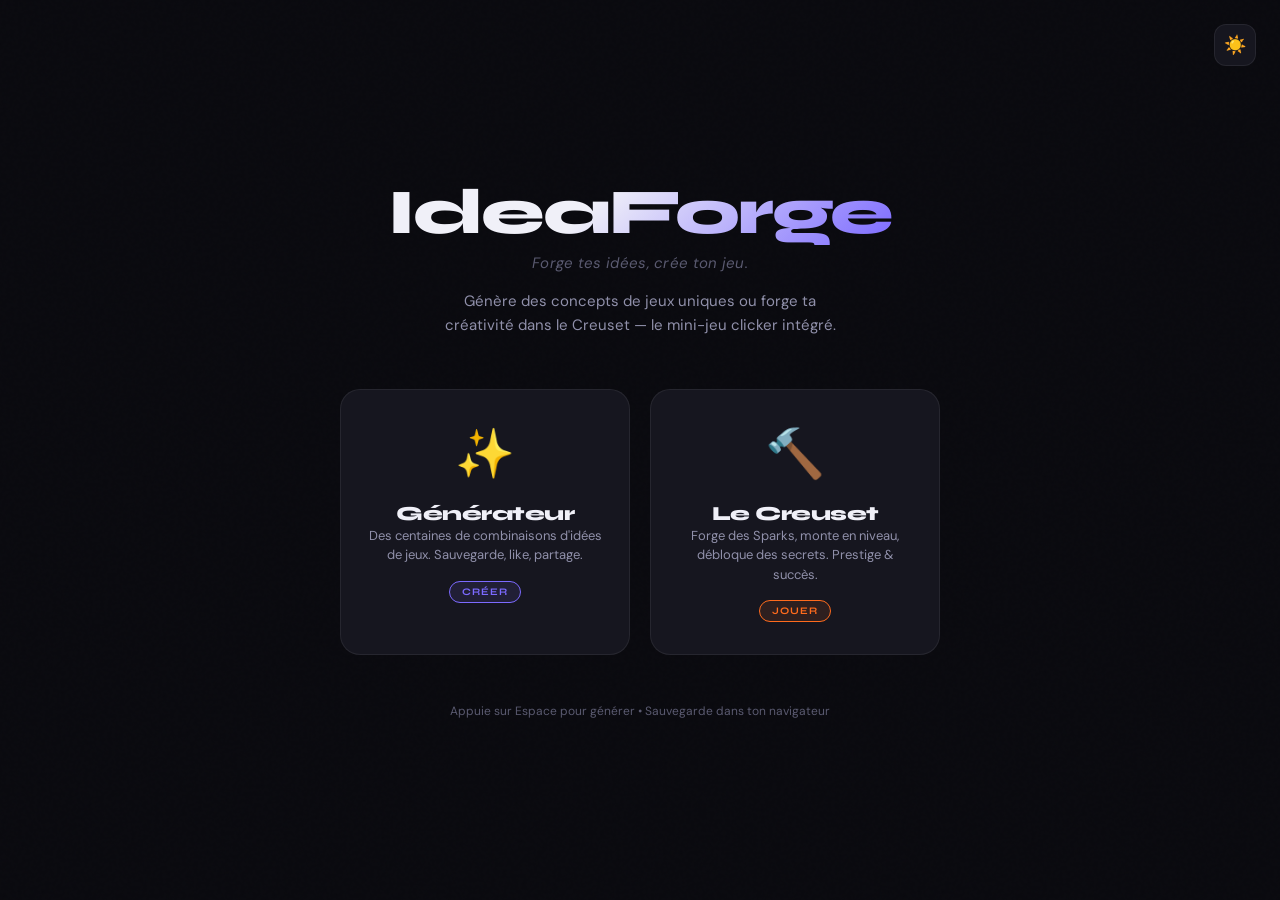
<file: index.html>
<!DOCTYPE html>
<html lang="fr" data-theme="dark">
<head>
  <meta charset="UTF-8">
  <meta name="viewport" content="width=device-width, initial-scale=1.0">
  <title>IdeaForge — Forge tes idées, crée ton jeu.</title>
  <link rel="stylesheet" href="style.css">
  <style>
    .home-wrap {
      min-height: 100vh;
      display: flex;
      flex-direction: column;
      align-items: center;
      justify-content: center;
      padding: 40px 20px;
      position: relative;
      z-index: 1;
    }

    .home-logo {
      text-align: center;
      margin-bottom: 16px;
    }

    .home-logo .logo-title {
      font-size: clamp(38px, 8vw, 64px);
      letter-spacing: -2px;
    }

    .home-logo .logo-slogan {
      font-size: 15px;
      margin-top: 6px;
      display: block;
    }

    .home-subtitle {
      color: var(--text2);
      font-size: 15px;
      text-align: center;
      max-width: 420px;
      line-height: 1.6;
      margin-bottom: 52px;
    }

    .mode-grid {
      display: grid;
      grid-template-columns: 1fr 1fr;
      gap: 20px;
      width: 100%;
      max-width: 600px;
    }

    .mode-card {
      background: var(--surface);
      border: 1px solid var(--border);
      border-radius: 20px;
      padding: 32px 24px;
      cursor: pointer;
      text-decoration: none;
      display: flex;
      flex-direction: column;
      align-items: center;
      gap: 16px;
      text-align: center;
      transition: all 0.3s cubic-bezier(0.34, 1.56, 0.64, 1);
      position: relative;
      overflow: hidden;
    }

    .mode-card::before {
      content: '';
      position: absolute;
      inset: 0;
      opacity: 0;
      transition: opacity 0.3s ease;
      border-radius: inherit;
    }

    .mode-card.generator::before {
      background: linear-gradient(135deg, rgba(124,106,255,0.08), rgba(255,107,157,0.08));
    }

    .mode-card.clicker::before {
      background: linear-gradient(135deg, rgba(255,107,29,0.08), rgba(255,200,50,0.08));
    }

    .mode-card:hover::before { opacity: 1; }

    .mode-card:hover {
      transform: translateY(-6px) scale(1.02);
      box-shadow: var(--shadow);
    }

    .mode-card.generator:hover {
      border-color: var(--accent);
      box-shadow: 0 12px 48px rgba(124,106,255,0.2);
    }

    .mode-card.clicker:hover {
      border-color: #ff6b1d;
      box-shadow: 0 12px 48px rgba(255,107,29,0.2);
    }

    .mode-icon {
      font-size: 48px;
      display: block;
      animation: float 3s ease-in-out infinite;
    }

    .mode-card.clicker .mode-icon {
      animation-delay: -1.5s;
    }

    .mode-title {
      font-family: 'Syne', sans-serif;
      font-size: 20px;
      font-weight: 800;
      letter-spacing: -0.5px;
      color: var(--text);
    }

    .mode-desc {
      font-size: 13px;
      color: var(--text2);
      line-height: 1.5;
    }

    .mode-badge {
      font-family: 'Syne', sans-serif;
      font-size: 10px;
      font-weight: 700;
      letter-spacing: 1px;
      text-transform: uppercase;
      padding: 4px 12px;
      border-radius: 99px;
      border: 1px solid;
    }

    .mode-card.generator .mode-badge {
      background: rgba(124,106,255,0.1);
      color: var(--accent);
      border-color: var(--accent);
    }

    .mode-card.clicker .mode-badge {
      background: rgba(255,107,29,0.1);
      color: #ff6b1d;
      border-color: #ff6b1d;
    }

    .home-footer {
      margin-top: 48px;
      color: var(--text3);
      font-size: 12px;
      text-align: center;
    }

    .btn-icon-home {
      position: fixed;
      top: 24px;
      right: 24px;
      z-index: 10;
    }

    @media (max-width: 480px) {
      .mode-grid { grid-template-columns: 1fr; max-width: 320px; }
      .mode-card { padding: 24px 20px; flex-direction: row; text-align: left; gap: 16px; }
      .mode-icon { font-size: 36px; }
    }
  </style>
</head>
<body>
<div class="particles" id="particles" aria-hidden="true"></div>

<button class="btn-icon btn-icon-home" id="btn-theme" title="Changer le thème" aria-label="Thème">🌙</button>

<div class="home-wrap">
  <div class="home-logo logo">
    <span class="logo-title">IdeaForge</span>
    <span class="logo-slogan">Forge tes idées, crée ton jeu.</span>
  </div>

  <p class="home-subtitle">Génère des concepts de jeux uniques ou forge ta créativité dans le Creuset — le mini-jeu clicker intégré.</p>

  <div class="mode-grid">
    <a href="home.html" class="mode-card generator">
      <span class="mode-icon">✨</span>
      <div>
        <div class="mode-title">Générateur</div>
        <div class="mode-desc">Des centaines de combinaisons d'idées de jeux. Sauvegarde, like, partage.</div>
      </div>
      <span class="mode-badge">Créer</span>
    </a>

    <a href="clicker.html" class="mode-card clicker">
      <span class="mode-icon">🔨</span>
      <div>
        <div class="mode-title">Le Creuset</div>
        <div class="mode-desc">Forge des Sparks, monte en niveau, débloque des secrets. Prestige & succès.</div>
      </div>
      <span class="mode-badge">Jouer</span>
    </a>
  </div>

  <div class="home-footer">Appuie sur Espace pour générer • Sauvegarde dans ton navigateur</div>
</div>

<div class="toast-container" id="toast-container"></div>

<script>
(function() {
  function spawnParticles() {
    const c = document.getElementById('particles');
    for (let i = 0; i < 18; i++) {
      const p = document.createElement('div');
      p.className = 'particle';
      p.style.cssText = `left:${Math.random()*100}%;top:${Math.random()*100}%;--dur:${4+Math.random()*6}s;--delay:${Math.random()*8}s;opacity:0`;
      c.appendChild(p);
    }
  }
  function applyTheme(t) {
    document.documentElement.setAttribute('data-theme', t);
    const btn = document.getElementById('btn-theme');
    if (btn) btn.textContent = t === 'dark' ? '☀️' : '🌙';
  }
  const saved = localStorage.getItem('ideaforge_theme') || 'dark';
  applyTheme(saved);
  document.getElementById('btn-theme').addEventListener('click', () => {
    const cur = document.documentElement.getAttribute('data-theme');
    const next = cur === 'dark' ? 'light' : 'dark';
    localStorage.setItem('ideaforge_theme', next);
    applyTheme(next);
  });
  spawnParticles();
})();
</script>
</body>
</html>
</file>
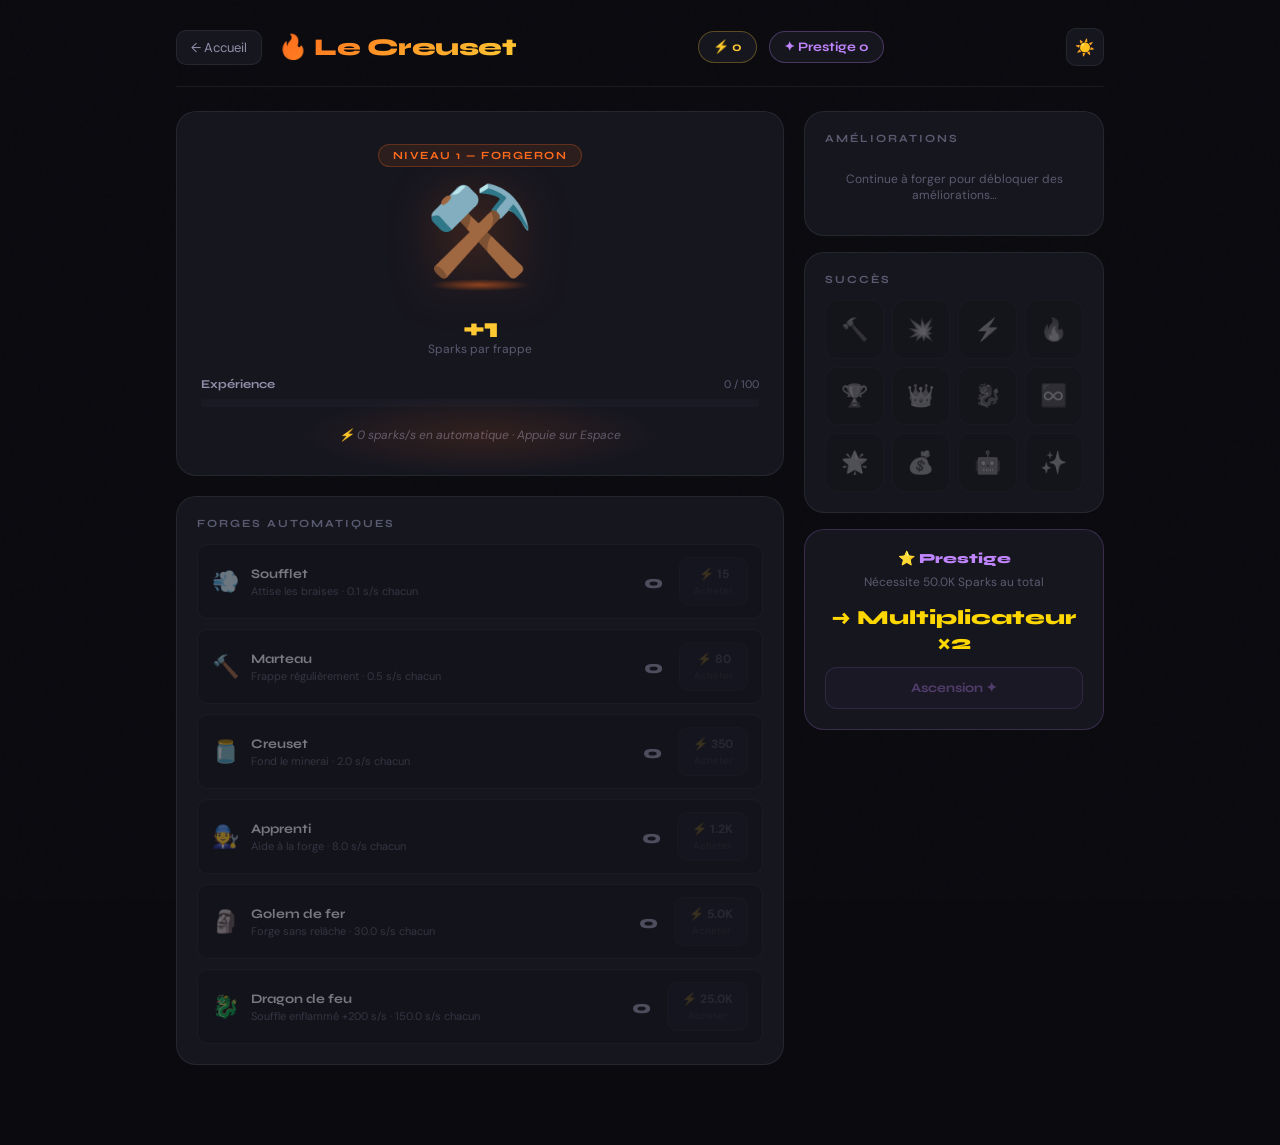
<file: clicker.html>
<!DOCTYPE html>
<html lang="fr" data-theme="dark">
<head>
  <meta charset="UTF-8">
  <meta name="viewport" content="width=device-width, initial-scale=1.0">
  <title>Le Creuset — IdeaForge Clicker</title>
  <link rel="stylesheet" href="style.css">
  <link rel="stylesheet" href="clicker.css">
</head>
<body>

<div class="particles" id="particles" aria-hidden="true"></div>

<div class="clicker-app">

  <!-- ── HEADER ─────────────────────────────── -->
  <header class="clicker-header">
    <div class="header-left">
      <a href="index.html" class="back-btn">← Accueil</a>
      <span class="clicker-title">🔥 Le Creuset</span>
    </div>
    <div class="header-stats">
      <div class="stat-pill sparks" id="stat-sparks">⚡ 0</div>
      <div class="stat-pill prestige" id="stat-prestige">✦ Prestige 0</div>
    </div>
    <button class="btn-icon" id="btn-theme" aria-label="Thème">☀️</button>
  </header>

  <!-- ── MAIN COLUMN ───────────────────────── -->
  <main class="main-col">

    <!-- FORGE / ANVIL -->
    <section class="forge-zone">
      <div class="forge-level-badge" id="forge-level">Niveau 1 — Forgeron</div>

      <button class="anvil-btn" id="anvil-btn" aria-label="Forger un Spark">
        <span class="anvil-emoji">⚒️</span>
        <div class="anvil-glow"></div>
      </button>

      <div style="text-align:center">
        <div class="spark-per-click" id="spark-per-click">+1</div>
        <div class="spark-label">Sparks par frappe</div>
      </div>

      <!-- XP BAR -->
      <div class="xp-section">
        <div class="xp-header">
          <span class="xp-label">Expérience</span>
          <span class="xp-numbers"><span id="xp-cur">0</span> / <span id="xp-max">100</span></span>
        </div>
        <div class="xp-bar-track">
          <div class="xp-bar-fill" id="xp-fill" style="width:0%"></div>
        </div>
      </div>

      <div class="forge-hint">⚡ <span id="sps-display">0 sparks/s</span> en automatique · Appuie sur Espace</div>
    </section>

    <!-- AUTO-GENERATORS -->
    <section class="auto-section">
      <div class="section-title">Forges automatiques</div>
      <div class="auto-list" id="auto-list">
        <!-- injected by JS -->
      </div>
    </section>

  </main>

  <!-- ── SIDE COLUMN ────────────────────────── -->
  <aside class="side-col">

    <!-- UPGRADES -->
    <div class="upgrades-panel">
      <div class="section-title">Améliorations</div>
      <div class="upgrade-list" id="upgrade-list">
        <!-- injected by JS -->
      </div>
    </div>

    <!-- ACHIEVEMENTS -->
    <div class="achievements-panel">
      <div class="section-title">Succès</div>
      <div class="achievement-grid" id="achievement-grid">
        <!-- injected by JS -->
      </div>
    </div>

    <!-- PRESTIGE -->
    <div class="prestige-panel" id="prestige-panel">
      <div class="prestige-title">⭐ Prestige</div>
      <div class="prestige-desc" id="prestige-need">Nécessite 50 000 Sparks au total</div>
      <div class="prestige-reward" id="prestige-next-mult">→ Multiplicateur ×2</div>
      <button class="btn-prestige" id="btn-prestige" disabled>
        Ascension ✦
      </button>
    </div>

  </aside>

</div>

<div class="toast-container" id="toast-container"></div>

<script src="clicker.js"></script>

</body>
</html>
</file>
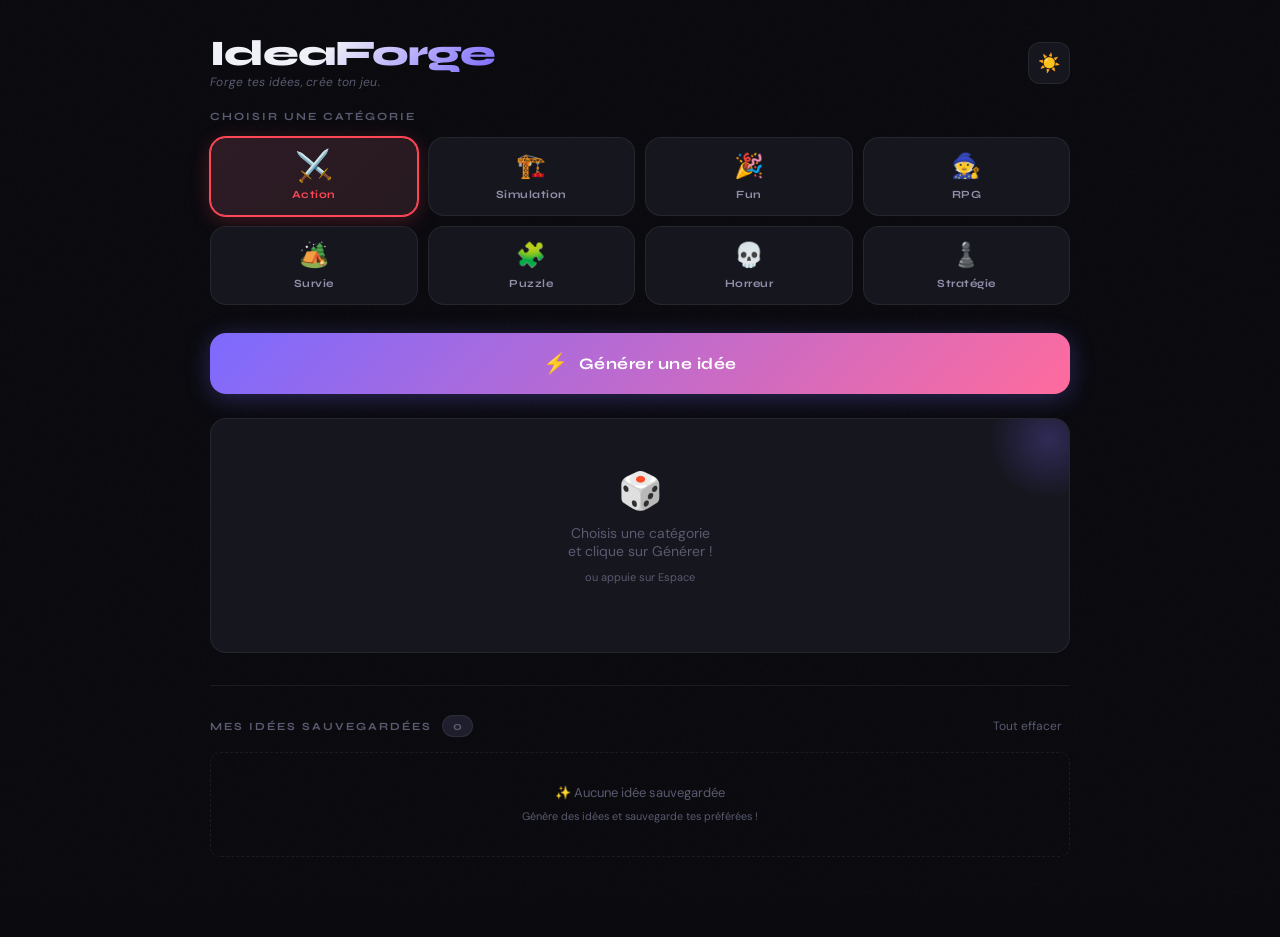
<file: home.html>
<!DOCTYPE html>
<html lang="fr" data-theme="dark">
<head>
  <meta charset="UTF-8">
  <meta name="viewport" content="width=device-width, initial-scale=1.0">
  <meta name="description" content="Génère des idées de jeux uniques et variées. Forge tes idées, crée ton jeu.">
  <title>IdeaForge — Générateur d'idées de jeux</title>
  <link rel="stylesheet" href="style.css">
</head>
<body>

<!-- Particle layer -->
<div class="particles" id="particles" aria-hidden="true"></div>

<!-- App wrapper -->
<div class="app">

  <!-- ── HEADER ─────────────────────────────── -->
  <header class="header">
    <div class="logo">
      <span class="logo-title">IdeaForge</span>
      <span class="logo-slogan">Forge tes idées, crée ton jeu.</span>
    </div>
    <div class="header-actions">
      <button class="btn-icon" id="btn-theme" title="Changer le thème" aria-label="Basculer thème">🌙</button>
    </div>
  </header>

  <!-- ── CATEGORIES ────────────────────────── -->
  <div class="section-label">Choisir une catégorie</div>
  <div class="categories" id="categories-grid" role="group" aria-label="Catégories de jeux">
    <!-- Injected by JS -->
  </div>

  <!-- ── GENERATE BUTTON ───────────────────── -->
  <div class="generate-zone">
    <button class="btn-generate" id="btn-generate" aria-label="Générer une idée">
      <span class="btn-inner">
        <span class="spark">⚡</span>
        Générer une idée
      </span>
    </button>
  </div>

  <!-- ── IDEA CARD ──────────────────────────── -->
  <div class="idea-card" id="idea-card" role="region" aria-label="Idée générée" aria-live="polite">
    <div id="idea-placeholder" class="idea-placeholder">
      <span class="idea-placeholder-icon">🎲</span>
      <p>Choisis une catégorie<br>et clique sur Générer !</p>
      <small style="color:var(--text3); font-size:11px;">ou appuie sur Espace</small>
    </div>
    <div id="idea-content" class="idea-content">
      <!-- Injected by JS -->
    </div>
    <div id="action-buttons" style="display:flex; gap:10px; flex-wrap:wrap;">
      <!-- Injected by JS -->
    </div>
  </div>

  <!-- ── SAVED IDEAS ────────────────────────── -->
  <section class="saved-section" aria-label="Idées sauvegardées">
    <hr class="divider">
    <div class="saved-header">
      <div style="display:flex; align-items:center; gap:10px;">
        <span class="section-label" style="margin-bottom:0">Mes idées sauvegardées</span>
        <span class="saved-count" id="saved-count">0</span>
      </div>
      <button class="btn-clear" id="btn-clear-saved" aria-label="Tout effacer">Tout effacer</button>
    </div>
    <div class="saved-list" id="saved-list" role="list">
      <!-- Injected by JS -->
    </div>
  </section>

</div>

<!-- Toast container -->
<div class="toast-container" id="toast-container" aria-live="assertive" aria-atomic="true"></div>

<!-- Scripts -->
<script src="data.js"></script>
<script src="app.js"></script>

</body>
</html>
</file>
<file: style.css>
/* ═══════════════════════════════════════════════
   IDEAFORGE — STYLES
   ═══════════════════════════════════════════════ */

@import url('https://fonts.googleapis.com/css2?family=Syne:wght@400;600;700;800&family=DM+Sans:ital,opsz,wght@0,9..40,300;0,9..40,400;0,9..40,500;1,9..40,300&display=swap');

/* ── RESET & BASE ─────────────────────────────── */
*, *::before, *::after { box-sizing: border-box; margin: 0; padding: 0; }

:root {
  --bg: #0a0a0f;
  --bg2: #111118;
  --bg3: #1a1a25;
  --surface: #16161f;
  --surface2: #1e1e2c;
  --border: rgba(255,255,255,0.07);
  --text: #f0f0f8;
  --text2: #9090aa;
  --text3: #5a5a70;
  --accent: #7c6aff;
  --accent2: #ff6b9d;
  --accent-glow: rgba(124,106,255,0.25);
  --radius: 16px;
  --radius-sm: 10px;
  --shadow: 0 8px 32px rgba(0,0,0,0.4);
  --transition: all 0.25s cubic-bezier(0.4, 0, 0.2, 1);
}

[data-theme="light"] {
  --bg: #f2f2fa;
  --bg2: #e8e8f4;
  --bg3: #dcdcee;
  --surface: #ffffff;
  --surface2: #f5f5ff;
  --border: rgba(0,0,0,0.08);
  --text: #0f0f1a;
  --text2: #5a5a78;
  --text3: #9a9ab8;
  --accent-glow: rgba(124,106,255,0.12);
  --shadow: 0 8px 32px rgba(0,0,0,0.1);
}

html { scroll-behavior: smooth; }

body {
  font-family: 'DM Sans', sans-serif;
  background: var(--bg);
  color: var(--text);
  min-height: 100vh;
  overflow-x: hidden;
  transition: background 0.4s ease, color 0.4s ease;
}

/* ── NOISE OVERLAY ───────────────────────────── */
body::before {
  content: '';
  position: fixed;
  inset: 0;
  background-image: url("data:image/svg+xml,%3Csvg viewBox='0 0 256 256' xmlns='http://www.w3.org/2000/svg'%3E%3Cfilter id='noise'%3E%3CfeTurbulence type='fractalNoise' baseFrequency='0.9' numOctaves='4' stitchTiles='stitch'/%3E%3C/filter%3E%3Crect width='100%25' height='100%25' filter='url(%23noise)' opacity='0.03'/%3E%3C/svg%3E");
  pointer-events: none;
  z-index: 0;
  opacity: 0.4;
}

/* ── SCROLLBAR ───────────────────────────────── */
::-webkit-scrollbar { width: 6px; }
::-webkit-scrollbar-track { background: var(--bg); }
::-webkit-scrollbar-thumb { background: var(--border); border-radius: 99px; }

/* ── LAYOUT ──────────────────────────────────── */
.app {
  max-width: 900px;
  margin: 0 auto;
  padding: 0 20px 80px;
  position: relative;
  z-index: 1;
}

/* ── HEADER ──────────────────────────────────── */
.header {
  padding: 36px 0 20px;
  display: flex;
  align-items: center;
  justify-content: space-between;
  gap: 16px;
}

.logo {
  display: flex;
  flex-direction: column;
  gap: 2px;
}

.logo-title {
  font-family: 'Syne', sans-serif;
  font-weight: 800;
  font-size: clamp(26px, 5vw, 36px);
  letter-spacing: -1px;
  line-height: 1;
  background: linear-gradient(135deg, var(--text) 40%, var(--accent));
  -webkit-background-clip: text;
  -webkit-text-fill-color: transparent;
  background-clip: text;
}

.logo-slogan {
  font-size: 12px;
  color: var(--text3);
  font-style: italic;
  letter-spacing: 0.3px;
}

.header-actions {
  display: flex;
  gap: 10px;
  align-items: center;
}

.btn-icon {
  width: 42px;
  height: 42px;
  border-radius: 12px;
  border: 1px solid var(--border);
  background: var(--surface);
  color: var(--text2);
  cursor: pointer;
  display: flex;
  align-items: center;
  justify-content: center;
  font-size: 18px;
  transition: var(--transition);
}

.btn-icon:hover {
  background: var(--surface2);
  color: var(--text);
  border-color: var(--accent);
  transform: translateY(-1px);
}

/* ── CATEGORIES ──────────────────────────────── */
.section-label {
  font-family: 'Syne', sans-serif;
  font-size: 11px;
  font-weight: 700;
  letter-spacing: 2px;
  text-transform: uppercase;
  color: var(--text3);
  margin-bottom: 14px;
}

.categories {
  display: grid;
  grid-template-columns: repeat(4, 1fr);
  gap: 10px;
  margin-bottom: 28px;
}

.category-card {
  background: var(--surface);
  border: 1px solid var(--border);
  border-radius: var(--radius);
  padding: 14px 10px;
  cursor: pointer;
  transition: var(--transition);
  text-align: center;
  position: relative;
  overflow: hidden;
  user-select: none;
}

.category-card::before {
  content: '';
  position: absolute;
  inset: 0;
  background: var(--cat-bg, transparent);
  opacity: 0;
  transition: opacity 0.3s ease;
  border-radius: inherit;
}

.category-card:hover::before,
.category-card.active::before {
  opacity: 0.1;
}

.category-card.active {
  border-color: var(--cat-color, var(--accent));
  box-shadow: 0 0 0 1px var(--cat-color, var(--accent)), 0 4px 20px var(--cat-glow, var(--accent-glow));
}

.category-card:hover {
  transform: translateY(-2px);
  border-color: var(--cat-color, var(--accent));
}

.category-emoji {
  font-size: 24px;
  display: block;
  margin-bottom: 6px;
  transition: transform 0.3s ease;
}

.category-card:hover .category-emoji,
.category-card.active .category-emoji {
  transform: scale(1.2) rotate(-5deg);
}

.category-label {
  font-family: 'Syne', sans-serif;
  font-size: 11px;
  font-weight: 700;
  color: var(--text2);
  letter-spacing: 0.5px;
}

.category-card.active .category-label {
  color: var(--cat-color, var(--accent));
}

/* ── GENERATE BUTTON ─────────────────────────── */
.generate-zone {
  margin-bottom: 24px;
}

.btn-generate {
  width: 100%;
  padding: 18px 28px;
  border-radius: var(--radius);
  border: none;
  background: linear-gradient(135deg, var(--accent), var(--accent2));
  color: white;
  font-family: 'Syne', sans-serif;
  font-size: 16px;
  font-weight: 700;
  letter-spacing: 0.5px;
  cursor: pointer;
  position: relative;
  overflow: hidden;
  transition: var(--transition);
  box-shadow: 0 4px 24px rgba(124, 106, 255, 0.3);
}

.btn-generate::before {
  content: '';
  position: absolute;
  top: 0; left: -100%;
  width: 100%; height: 100%;
  background: linear-gradient(90deg, transparent, rgba(255,255,255,0.15), transparent);
  transition: left 0.5s ease;
}

.btn-generate:hover::before {
  left: 100%;
}

.btn-generate:hover {
  transform: translateY(-2px);
  box-shadow: 0 8px 36px rgba(124, 106, 255, 0.45);
}

.btn-generate:active {
  transform: translateY(0);
}

.btn-generate.loading {
  opacity: 0.7;
  pointer-events: none;
}

.btn-generate .btn-inner {
  display: flex;
  align-items: center;
  justify-content: center;
  gap: 10px;
}

.btn-generate .spark {
  font-size: 20px;
  animation: spin-spark 3s linear infinite;
}

@keyframes spin-spark {
  0%, 100% { transform: rotate(0deg) scale(1); }
  50% { transform: rotate(180deg) scale(1.2); }
}

/* ── IDEA CARD ───────────────────────────────── */
.idea-card {
  background: var(--surface);
  border: 1px solid var(--border);
  border-radius: var(--radius);
  padding: 28px;
  margin-bottom: 24px;
  min-height: 160px;
  display: flex;
  flex-direction: column;
  justify-content: space-between;
  gap: 20px;
  position: relative;
  overflow: hidden;
  transition: var(--transition);
}

.idea-card.has-idea {
  border-color: rgba(124,106,255,0.2);
  box-shadow: 0 4px 32px var(--accent-glow);
}

.idea-card::after {
  content: '';
  position: absolute;
  top: -40px; right: -40px;
  width: 120px; height: 120px;
  border-radius: 50%;
  background: radial-gradient(circle, var(--accent-glow) 0%, transparent 70%);
  pointer-events: none;
}

.idea-placeholder {
  display: flex;
  flex-direction: column;
  align-items: center;
  justify-content: center;
  height: 100%;
  gap: 10px;
  color: var(--text3);
  font-size: 14px;
  text-align: center;
  padding: 20px;
}

.idea-placeholder-icon {
  font-size: 36px;
  animation: float 3s ease-in-out infinite;
}

@keyframes float {
  0%, 100% { transform: translateY(0); }
  50% { transform: translateY(-8px); }
}

.idea-content {
  display: none;
}

.idea-content.visible {
  display: block;
  animation: idea-enter 0.5s cubic-bezier(0.34, 1.56, 0.64, 1) forwards;
}

@keyframes idea-enter {
  from { opacity: 0; transform: translateY(16px) scale(0.97); }
  to { opacity: 1; transform: translateY(0) scale(1); }
}

.idea-badge {
  display: inline-flex;
  align-items: center;
  gap: 6px;
  padding: 4px 12px;
  border-radius: 99px;
  font-size: 11px;
  font-weight: 700;
  font-family: 'Syne', sans-serif;
  letter-spacing: 0.5px;
  text-transform: uppercase;
  background: var(--cat-glow-badge, var(--accent-glow));
  color: var(--cat-color-badge, var(--accent));
  border: 1px solid var(--cat-color-badge, var(--accent));
  margin-bottom: 14px;
}

.idea-text {
  font-size: clamp(15px, 2.5vw, 17px);
  line-height: 1.65;
  color: var(--text);
}

.idea-text strong {
  color: var(--accent);
  font-weight: 600;
}

.idea-tags {
  display: flex;
  flex-wrap: wrap;
  gap: 8px;
  margin-top: 14px;
}

.idea-tag {
  padding: 4px 10px;
  border-radius: 8px;
  background: var(--bg3);
  border: 1px solid var(--border);
  font-size: 11px;
  color: var(--text2);
}

.idea-actions {
  display: flex;
  gap: 10px;
  align-items: center;
  flex-wrap: wrap;
}

.btn-action {
  display: flex;
  align-items: center;
  gap: 7px;
  padding: 9px 16px;
  border-radius: var(--radius-sm);
  border: 1px solid var(--border);
  background: var(--surface2);
  color: var(--text2);
  font-size: 13px;
  font-family: 'DM Sans', sans-serif;
  font-weight: 500;
  cursor: pointer;
  transition: var(--transition);
}

.btn-action:hover {
  background: var(--bg3);
  color: var(--text);
  border-color: var(--accent);
  transform: translateY(-1px);
}

.btn-action.liked {
  background: rgba(255, 75, 75, 0.1);
  border-color: #ff4b4b;
  color: #ff4b4b;
}

.btn-action.saved {
  background: rgba(124, 106, 255, 0.1);
  border-color: var(--accent);
  color: var(--accent);
}

.like-count {
  font-weight: 700;
  min-width: 16px;
}

/* ── SAVED IDEAS ─────────────────────────────── */
.saved-section {
  margin-top: 32px;
}

.saved-header {
  display: flex;
  align-items: center;
  justify-content: space-between;
  margin-bottom: 14px;
}

.saved-count {
  background: var(--surface2);
  border: 1px solid var(--border);
  padding: 3px 10px;
  border-radius: 99px;
  font-size: 12px;
  color: var(--text3);
  font-family: 'Syne', sans-serif;
  font-weight: 700;
}

.btn-clear {
  background: none;
  border: none;
  color: var(--text3);
  font-size: 12px;
  cursor: pointer;
  font-family: 'DM Sans', sans-serif;
  transition: color 0.2s;
  padding: 4px 8px;
  border-radius: 6px;
}

.btn-clear:hover { color: #ff4b4b; }

.saved-list {
  display: flex;
  flex-direction: column;
  gap: 10px;
}

.saved-item {
  background: var(--surface);
  border: 1px solid var(--border);
  border-radius: var(--radius-sm);
  padding: 14px 18px;
  display: flex;
  align-items: center;
  gap: 14px;
  transition: var(--transition);
  animation: slide-in 0.3s ease forwards;
}

@keyframes slide-in {
  from { opacity: 0; transform: translateX(-12px); }
  to { opacity: 1; transform: translateX(0); }
}

.saved-item:hover {
  border-color: rgba(124,106,255,0.3);
  transform: translateX(4px);
}

.saved-item-emoji {
  font-size: 20px;
  flex-shrink: 0;
}

.saved-item-text {
  flex: 1;
  font-size: 13px;
  color: var(--text2);
  line-height: 1.4;
}

.saved-item-text strong {
  color: var(--text);
  font-weight: 500;
}

.saved-item-likes {
  font-size: 12px;
  color: var(--text3);
  display: flex;
  align-items: center;
  gap: 4px;
  flex-shrink: 0;
}

.saved-item-delete {
  background: none;
  border: none;
  color: var(--text3);
  cursor: pointer;
  font-size: 14px;
  padding: 4px;
  border-radius: 6px;
  transition: color 0.2s, background 0.2s;
  flex-shrink: 0;
}

.saved-item-delete:hover {
  color: #ff4b4b;
  background: rgba(255, 75, 75, 0.1);
}

.saved-empty {
  text-align: center;
  color: var(--text3);
  font-size: 13px;
  padding: 28px;
  border: 1px dashed var(--border);
  border-radius: var(--radius-sm);
  line-height: 1.8;
}

/* ── TOAST ───────────────────────────────────── */
.toast-container {
  position: fixed;
  bottom: 28px;
  left: 50%;
  transform: translateX(-50%);
  z-index: 1000;
  display: flex;
  flex-direction: column;
  gap: 8px;
  align-items: center;
  pointer-events: none;
}

.toast {
  background: var(--text);
  color: var(--bg);
  padding: 10px 20px;
  border-radius: 99px;
  font-size: 13px;
  font-weight: 500;
  white-space: nowrap;
  animation: toast-in 0.3s cubic-bezier(0.34, 1.56, 0.64, 1) forwards;
}

.toast.hide {
  animation: toast-out 0.3s ease forwards;
}

@keyframes toast-in {
  from { opacity: 0; transform: translateY(16px) scale(0.9); }
  to { opacity: 1; transform: translateY(0) scale(1); }
}

@keyframes toast-out {
  to { opacity: 0; transform: translateY(-8px) scale(0.95); }
}

/* ── PARTICLES ───────────────────────────────── */
.particles {
  position: fixed;
  inset: 0;
  pointer-events: none;
  z-index: 0;
  overflow: hidden;
}

.particle {
  position: absolute;
  width: 2px;
  height: 2px;
  border-radius: 50%;
  background: var(--accent);
  opacity: 0;
  animation: particle-float var(--dur) ease-in-out infinite var(--delay);
}

@keyframes particle-float {
  0% { opacity: 0; transform: translateY(0) scale(0); }
  20% { opacity: 0.6; transform: translateY(-20px) scale(1); }
  80% { opacity: 0.3; transform: translateY(-80px) scale(0.8); }
  100% { opacity: 0; transform: translateY(-120px) scale(0); }
}

/* ── PULSE ANIMATION on generate ─────────────── */
@keyframes pulse-ring {
  0% { transform: scale(1); opacity: 0.8; }
  100% { transform: scale(1.8); opacity: 0; }
}

.btn-generate.pulsing::after {
  content: '';
  position: absolute;
  inset: 0;
  border-radius: inherit;
  background: linear-gradient(135deg, var(--accent), var(--accent2));
  animation: pulse-ring 0.6s ease-out forwards;
}

/* ── DIVIDER ─────────────────────────────────── */
.divider {
  border: none;
  border-top: 1px solid var(--border);
  margin: 28px 0;
}

/* ── RESPONSIVE ──────────────────────────────── */
@media (max-width: 600px) {
  .categories {
    grid-template-columns: repeat(4, 1fr);
    gap: 8px;
  }

  .category-card {
    padding: 10px 6px;
  }

  .category-emoji {
    font-size: 20px;
  }

  .category-label {
    font-size: 9px;
  }

  .idea-card {
    padding: 20px;
  }

  .idea-actions {
    gap: 8px;
  }

  .btn-action {
    padding: 8px 12px;
    font-size: 12px;
  }

  .header {
    padding: 24px 0 16px;
  }
}

@media (max-width: 380px) {
  .categories {
    grid-template-columns: repeat(4, 1fr);
    gap: 6px;
  }

  .category-label {
    display: none;
  }
}
</file>
<file: clicker.css>
/* ═══════════════════════════════════════════════
   IDEAFORGE — CLICKER "LE CREUSET" STYLES
   ═══════════════════════════════════════════════ */

@import url('https://fonts.googleapis.com/css2?family=Syne:wght@400;600;700;800&family=DM+Sans:ital,opsz,wght@0,9..40,300;0,9..40,400;0,9..40,500;1,9..40,300&display=swap');

*, *::before, *::after { box-sizing: border-box; margin: 0; padding: 0; }

:root {
  --bg: #0a0a0f;
  --bg2: #111118;
  --bg3: #1a1a25;
  --surface: #16161f;
  --surface2: #1e1e2c;
  --border: rgba(255,255,255,0.07);
  --text: #f0f0f8;
  --text2: #9090aa;
  --text3: #5a5a70;
  --accent: #7c6aff;
  --fire: #ff6b1d;
  --fire2: #ffc832;
  --gold: #ffd700;
  --metal: #8899aa;
  --radius: 16px;
  --radius-sm: 10px;
  --shadow: 0 8px 32px rgba(0,0,0,0.5);
  --transition: all 0.22s cubic-bezier(0.4,0,0.2,1);
}

[data-theme="light"] {
  --bg: #f0ede8;
  --bg2: #e8e3dc;
  --bg3: #ddd8cf;
  --surface: #faf8f5;
  --surface2: #f2efe8;
  --border: rgba(0,0,0,0.09);
  --text: #1a1208;
  --text2: #6a5a40;
  --text3: #a09070;
  --shadow: 0 8px 32px rgba(0,0,0,0.12);
}

html { scroll-behavior: smooth; }
body {
  font-family: 'DM Sans', sans-serif;
  background: var(--bg);
  color: var(--text);
  min-height: 100vh;
  overflow-x: hidden;
  transition: background 0.4s, color 0.4s;
}

body::before {
  content:'';position:fixed;inset:0;
  background-image:url("data:image/svg+xml,%3Csvg viewBox='0 0 256 256' xmlns='http://www.w3.org/2000/svg'%3E%3Cfilter id='n'%3E%3CfeTurbulence type='fractalNoise' baseFrequency='0.9' numOctaves='4' stitchTiles='stitch'/%3E%3C/filter%3E%3Crect width='100%25' height='100%25' filter='url(%23n)' opacity='0.03'/%3E%3C/svg%3E");
  pointer-events:none;z-index:0;opacity:0.5;
}

::-webkit-scrollbar{width:5px}
::-webkit-scrollbar-track{background:var(--bg)}
::-webkit-scrollbar-thumb{background:var(--border);border-radius:99px}

/* ── LAYOUT ──────────────────────────────────── */
.clicker-app {
  max-width: 960px;
  margin: 0 auto;
  padding: 0 16px 80px;
  position: relative;
  z-index: 1;
  display: grid;
  grid-template-columns: 1fr 300px;
  grid-template-rows: auto 1fr;
  gap: 0 20px;
  min-height: 100vh;
  align-items: start;
}

/* ── HEADER ──────────────────────────────────── */
.clicker-header {
  grid-column: 1 / -1;
  padding: 28px 0 20px;
  display: flex;
  align-items: center;
  justify-content: space-between;
  gap: 16px;
  border-bottom: 1px solid var(--border);
  margin-bottom: 24px;
}

.header-left { display: flex; align-items: center; gap: 16px; }

.back-btn {
  display: flex; align-items: center; gap: 7px;
  padding: 8px 14px;
  border-radius: var(--radius-sm);
  border: 1px solid var(--border);
  background: var(--surface);
  color: var(--text2);
  font-size: 13px;
  cursor: pointer;
  text-decoration: none;
  transition: var(--transition);
  font-family: 'DM Sans', sans-serif;
}
.back-btn:hover { color: var(--text); border-color: var(--accent); background: var(--surface2); }

.clicker-title {
  font-family: 'Syne', sans-serif;
  font-weight: 800;
  font-size: clamp(18px, 3vw, 24px);
  letter-spacing: -0.5px;
  background: linear-gradient(135deg, var(--fire), var(--fire2));
  -webkit-background-clip: text;
  -webkit-text-fill-color: transparent;
  background-clip: text;
}

.header-stats {
  display: flex;
  gap: 12px;
  align-items: center;
}

.stat-pill {
  display: flex; align-items: center; gap: 7px;
  padding: 7px 14px;
  border-radius: 99px;
  border: 1px solid var(--border);
  background: var(--surface);
  font-family: 'Syne', sans-serif;
  font-size: 13px;
  font-weight: 700;
}

.stat-pill.sparks { color: var(--fire2); border-color: rgba(255,200,50,0.3); }
.stat-pill.prestige { color: #c084fc; border-color: rgba(192,132,252,0.3); }

.btn-icon { width:38px;height:38px;border-radius:10px;border:1px solid var(--border);background:var(--surface);color:var(--text2);cursor:pointer;display:flex;align-items:center;justify-content:center;font-size:16px;transition:var(--transition) }
.btn-icon:hover { background:var(--surface2);color:var(--text);border-color:var(--accent); }

/* ── MAIN COLUMN ─────────────────────────────── */
.main-col {
  display: flex;
  flex-direction: column;
  gap: 20px;
}

/* ── FORGE / ANVIL ───────────────────────────── */
.forge-zone {
  background: var(--surface);
  border: 1px solid var(--border);
  border-radius: 20px;
  padding: 32px 24px;
  display: flex;
  flex-direction: column;
  align-items: center;
  gap: 20px;
  position: relative;
  overflow: hidden;
}

.forge-zone::before {
  content: '';
  position: absolute;
  bottom: 0; left: 50%; transform: translateX(-50%);
  width: 60%; height: 80px;
  background: radial-gradient(ellipse, rgba(255,107,29,0.12) 0%, transparent 70%);
  pointer-events: none;
}

.forge-level-badge {
  font-family: 'Syne', sans-serif;
  font-size: 11px;
  font-weight: 700;
  letter-spacing: 1.5px;
  text-transform: uppercase;
  color: var(--fire);
  background: rgba(255,107,29,0.1);
  border: 1px solid rgba(255,107,29,0.25);
  padding: 4px 14px;
  border-radius: 99px;
}

.anvil-wrap {
  position: relative;
  cursor: pointer;
  user-select: none;
  -webkit-tap-highlight-color: transparent;
}

.anvil-btn {
  background: none;
  border: none;
  cursor: pointer;
  padding: 0;
  display: flex;
  flex-direction: column;
  align-items: center;
  gap: 0;
  position: relative;
}

.anvil-emoji {
  font-size: 88px;
  display: block;
  transition: transform 0.08s ease;
  filter: drop-shadow(0 8px 24px rgba(255,107,29,0.25));
  line-height: 1;
}

.anvil-btn:active .anvil-emoji,
.anvil-emoji.hit {
  transform: scale(0.88) translateY(4px);
  filter: drop-shadow(0 2px 8px rgba(255,107,29,0.5));
}

.anvil-glow {
  width: 100px; height: 12px;
  background: radial-gradient(ellipse, rgba(255,107,29,0.5) 0%, transparent 70%);
  border-radius: 50%;
  margin-top: 4px;
  transition: opacity 0.15s;
}

.anvil-btn:active .anvil-glow { opacity: 0.3; }

.forge-hint {
  font-size: 12px;
  color: var(--text3);
  font-style: italic;
}

.spark-per-click {
  font-family: 'Syne', sans-serif;
  font-size: 28px;
  font-weight: 800;
  color: var(--fire2);
  letter-spacing: -1px;
}

.spark-label {
  font-size: 12px;
  color: var(--text3);
  margin-top: -4px;
}

/* ── XP BAR ──────────────────────────────────── */
.xp-section {
  width: 100%;
}

.xp-header {
  display: flex;
  justify-content: space-between;
  align-items: center;
  margin-bottom: 8px;
}

.xp-label {
  font-family: 'Syne', sans-serif;
  font-size: 12px;
  font-weight: 700;
  color: var(--text2);
}

.xp-numbers {
  font-size: 11px;
  color: var(--text3);
}

.xp-bar-track {
  height: 8px;
  background: var(--bg3);
  border-radius: 99px;
  overflow: hidden;
}

.xp-bar-fill {
  height: 100%;
  background: linear-gradient(90deg, var(--fire), var(--fire2));
  border-radius: 99px;
  transition: width 0.4s ease;
  position: relative;
}

.xp-bar-fill::after {
  content: '';
  position: absolute;
  top: 0; right: 0;
  width: 20px; height: 100%;
  background: linear-gradient(90deg, transparent, rgba(255,255,255,0.4));
  border-radius: 99px;
  animation: shimmer 1.5s ease-in-out infinite;
}

@keyframes shimmer {
  0%,100% { opacity: 0; }
  50% { opacity: 1; }
}

/* ── AUTO-FORGES ─────────────────────────────── */
.auto-section {
  background: var(--surface);
  border: 1px solid var(--border);
  border-radius: 20px;
  padding: 20px;
}

.section-title {
  font-family: 'Syne', sans-serif;
  font-size: 11px;
  font-weight: 700;
  letter-spacing: 2px;
  text-transform: uppercase;
  color: var(--text3);
  margin-bottom: 14px;
}

.auto-list {
  display: flex;
  flex-direction: column;
  gap: 10px;
}

.auto-item {
  background: var(--bg2);
  border: 1px solid var(--border);
  border-radius: var(--radius-sm);
  padding: 12px 14px;
  display: flex;
  align-items: center;
  gap: 12px;
  transition: var(--transition);
}

.auto-item.unlocked { border-color: rgba(255,107,29,0.2); }
.auto-item.locked { opacity: 0.45; }

.auto-emoji { font-size: 22px; flex-shrink: 0; }

.auto-info { flex: 1; min-width: 0; }

.auto-name {
  font-family: 'Syne', sans-serif;
  font-size: 13px;
  font-weight: 700;
  color: var(--text);
  white-space: nowrap;
  overflow: hidden;
  text-overflow: ellipsis;
}

.auto-desc {
  font-size: 11px;
  color: var(--text3);
  margin-top: 2px;
}

.auto-count {
  font-family: 'Syne', sans-serif;
  font-size: 18px;
  font-weight: 800;
  color: var(--text2);
  flex-shrink: 0;
  min-width: 28px;
  text-align: center;
}

.auto-buy-btn {
  display: flex;
  flex-direction: column;
  align-items: center;
  gap: 2px;
  padding: 8px 14px;
  border-radius: 10px;
  border: 1px solid var(--border);
  background: var(--surface2);
  color: var(--text2);
  cursor: pointer;
  font-family: 'DM Sans', sans-serif;
  transition: var(--transition);
  flex-shrink: 0;
}

.auto-buy-btn:not(:disabled):hover {
  background: rgba(255,107,29,0.1);
  border-color: var(--fire);
  color: var(--fire);
  transform: translateY(-1px);
}

.auto-buy-btn:disabled { opacity: 0.35; cursor: not-allowed; }

.buy-cost {
  font-size: 12px;
  font-weight: 700;
  display: flex;
  align-items: center;
  gap: 3px;
}

.buy-label {
  font-size: 10px;
  color: var(--text3);
}

/* ── RIGHT COLUMN ────────────────────────────── */
.side-col {
  display: flex;
  flex-direction: column;
  gap: 16px;
  position: sticky;
  top: 20px;
}

/* ── UPGRADES ────────────────────────────────── */
.upgrades-panel {
  background: var(--surface);
  border: 1px solid var(--border);
  border-radius: 20px;
  padding: 20px;
}

.upgrade-list {
  display: flex;
  flex-direction: column;
  gap: 8px;
}

.upgrade-item {
  background: var(--bg2);
  border: 1px solid var(--border);
  border-radius: var(--radius-sm);
  padding: 10px 12px;
  display: flex;
  align-items: center;
  gap: 10px;
  cursor: pointer;
  transition: var(--transition);
}

.upgrade-item:not(.bought):not(.cant-afford):hover {
  border-color: var(--fire2);
  background: rgba(255,200,50,0.05);
  transform: translateX(2px);
}

.upgrade-item.bought {
  opacity: 0.4;
  cursor: default;
}

.upgrade-item.cant-afford { opacity: 0.5; cursor: not-allowed; }

.upgrade-emoji { font-size: 18px; flex-shrink: 0; }
.upgrade-info { flex: 1; }
.upgrade-name { font-size: 13px; font-weight: 500; color: var(--text); }
.upgrade-desc { font-size: 11px; color: var(--text3); margin-top: 1px; }

.upgrade-cost {
  font-family: 'Syne', sans-serif;
  font-size: 12px;
  font-weight: 700;
  color: var(--fire2);
  flex-shrink: 0;
  display: flex;
  align-items: center;
  gap: 3px;
}

.upgrade-item.bought .upgrade-cost { color: var(--text3); }

/* ── ACHIEVEMENTS ────────────────────────────── */
.achievements-panel {
  background: var(--surface);
  border: 1px solid var(--border);
  border-radius: 20px;
  padding: 20px;
}

.achievement-grid {
  display: grid;
  grid-template-columns: repeat(4, 1fr);
  gap: 8px;
}

.ach-item {
  aspect-ratio: 1;
  border-radius: 12px;
  display: flex;
  align-items: center;
  justify-content: center;
  font-size: 22px;
  border: 1px solid var(--border);
  background: var(--bg2);
  transition: var(--transition);
  position: relative;
  cursor: default;
}

.ach-item.unlocked {
  border-color: rgba(255,200,50,0.4);
  background: rgba(255,200,50,0.08);
  box-shadow: 0 0 12px rgba(255,200,50,0.15);
}

.ach-item.locked { filter: grayscale(1); opacity: 0.3; }

.ach-item[title]:hover::after {
  content: attr(title);
  position: absolute;
  bottom: calc(100% + 6px);
  left: 50%;
  transform: translateX(-50%);
  background: var(--surface);
  border: 1px solid var(--border);
  color: var(--text);
  font-size: 11px;
  font-family: 'DM Sans', sans-serif;
  padding: 5px 10px;
  border-radius: 8px;
  white-space: nowrap;
  z-index: 10;
  pointer-events: none;
  box-shadow: var(--shadow);
}

/* ── PRESTIGE ────────────────────────────────── */
.prestige-panel {
  background: var(--surface);
  border: 1px solid rgba(192,132,252,0.2);
  border-radius: 20px;
  padding: 20px;
  text-align: center;
}

.prestige-title {
  font-family: 'Syne', sans-serif;
  font-size: 14px;
  font-weight: 800;
  color: #c084fc;
  margin-bottom: 6px;
}

.prestige-desc {
  font-size: 12px;
  color: var(--text3);
  line-height: 1.5;
  margin-bottom: 14px;
}

.prestige-reward {
  font-family: 'Syne', sans-serif;
  font-size: 20px;
  font-weight: 800;
  color: var(--gold);
  margin-bottom: 12px;
}

.btn-prestige {
  width: 100%;
  padding: 12px;
  border-radius: 12px;
  border: 1px solid rgba(192,132,252,0.4);
  background: rgba(192,132,252,0.08);
  color: #c084fc;
  font-family: 'Syne', sans-serif;
  font-size: 13px;
  font-weight: 700;
  cursor: pointer;
  transition: var(--transition);
}

.btn-prestige:not(:disabled):hover {
  background: rgba(192,132,252,0.15);
  border-color: #c084fc;
  transform: translateY(-1px);
}

.btn-prestige:disabled { opacity: 0.35; cursor: not-allowed; }

/* ── FLOATING SPARKS ─────────────────────────── */
.float-spark {
  position: fixed;
  pointer-events: none;
  font-family: 'Syne', sans-serif;
  font-weight: 800;
  color: var(--fire2);
  font-size: 18px;
  z-index: 999;
  animation: float-up 0.9s ease-out forwards;
  text-shadow: 0 0 8px rgba(255,200,50,0.5);
}

@keyframes float-up {
  0% { opacity: 1; transform: translateY(0) scale(1); }
  100% { opacity: 0; transform: translateY(-70px) scale(0.7); }
}

/* ── PARTICLES ───────────────────────────────── */
.particles { position:fixed;inset:0;pointer-events:none;z-index:0;overflow:hidden; }
.particle { position:absolute;width:2px;height:2px;border-radius:50%;background:var(--fire);opacity:0;animation:particle-float var(--dur) ease-in-out infinite var(--delay); }
@keyframes particle-float {
  0%{opacity:0;transform:translateY(0) scale(0)}
  20%{opacity:0.5;transform:translateY(-20px) scale(1)}
  80%{opacity:0.2;transform:translateY(-80px) scale(0.8)}
  100%{opacity:0;transform:translateY(-120px) scale(0)}
}

/* ── TOAST ───────────────────────────────────── */
.toast-container { position:fixed;bottom:24px;left:50%;transform:translateX(-50%);z-index:1000;display:flex;flex-direction:column;gap:8px;align-items:center;pointer-events:none; }
.toast { background:var(--text);color:var(--bg);padding:9px 20px;border-radius:99px;font-size:13px;font-weight:500;white-space:nowrap;animation:toast-in 0.3s cubic-bezier(0.34,1.56,0.64,1) forwards; }
.toast.hide { animation:toast-out 0.3s ease forwards; }
@keyframes toast-in { from{opacity:0;transform:translateY(16px) scale(0.9)} to{opacity:1;transform:translateY(0) scale(1)} }
@keyframes toast-out { to{opacity:0;transform:translateY(-8px) scale(0.95)} }

/* ── LEVEL UP FLASH ──────────────────────────── */
.levelup-flash {
  position: fixed; inset: 0; z-index: 500;
  background: rgba(255,107,29,0.12);
  pointer-events: none;
  animation: lvl-flash 0.6s ease-out forwards;
}
@keyframes lvl-flash { 0%{opacity:1} 100%{opacity:0} }

/* ── RESPONSIVE ──────────────────────────────── */
@media (max-width: 680px) {
  .clicker-app {
    grid-template-columns: 1fr;
  }
  .side-col { position: static; }
  .header-stats { display: none; }
  .clicker-header { flex-wrap: wrap; gap: 10px; }
}
</file>
